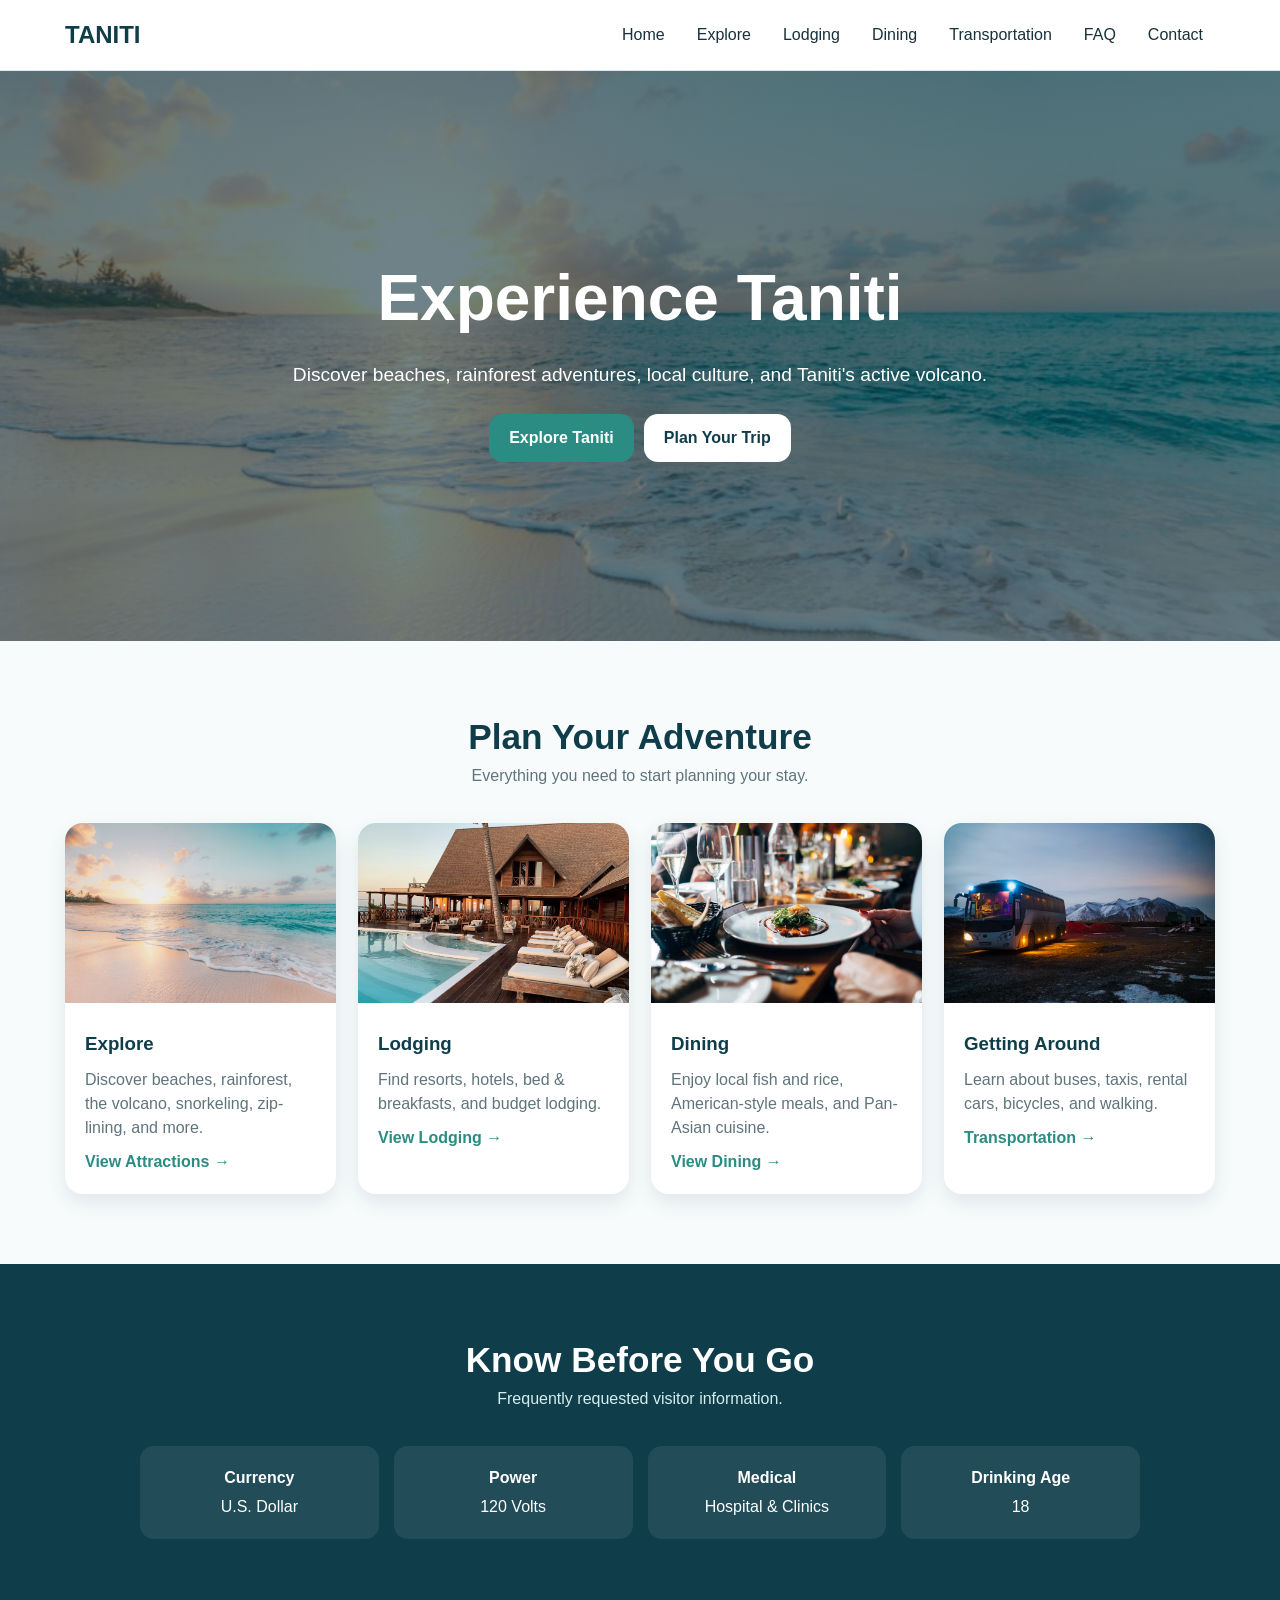
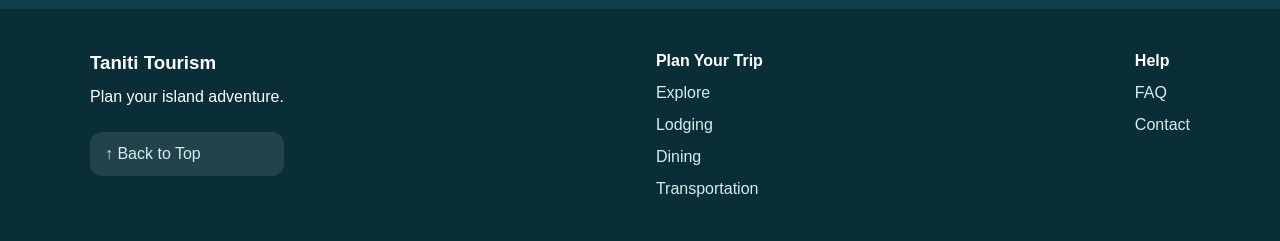
<file: index.html>
<!DOCTYPE html>
<html lang="en">

<head>
    <meta charset="UTF-8">
    <meta name="viewport" content="width=device-width, initial-scale=1.0">

    <title>Taniti Tourism | Home</title>

    <link rel="stylesheet" href="css/styles.css">
</head>

<body>

    <header id="top">

        <nav class="navbar">

            <a href="index.html" class="logo">
                TANITI
            </a>

            <ul class="nav-links">

                <li><a href="index.html">Home</a></li>
                <li><a href="explore.html">Explore</a></li>
                <li><a href="lodging.html">Lodging</a></li>
                <li><a href="dining.html">Dining</a></li>
                <li><a href="transportation.html">Transportation</a></li>
                <li><a href="faq.html">FAQ</a></li>
                <li><a href="contact.html">Contact</a></li>

            </ul>

        </nav>

    </header>


    <main>

        <section class="hero">

            <div class="hero-content">

                <h1>Experience Taniti</h1>

                <p>
                    Discover beaches, rainforest adventures,
                    local culture, and Taniti's active volcano.
                </p>

                <div class="hero-buttons">

                    <a href="explore.html" class="button">
                        Explore Taniti
                    </a>

                    <a href="lodging.html" class="button button-light">
                        Plan Your Trip
                    </a>

                </div>

            </div>

        </section>


        <section class="content-section">

            <div class="section-title">

                <h2>Plan Your Adventure</h2>

                <p>
                    Everything you need to start planning your stay.
                </p>

            </div>


            <div class="card-grid">


                <div class="card">

                    <img
                        src="images/explore-beach.jpg"
                        alt="Tropical beach"
                    >

                    <div class="card-content">

                        <h3>Explore</h3>

                        <p>
                            Discover beaches, rainforest,
                            the volcano, snorkeling,
                            zip-lining, and more.
                        </p>

                        <a href="explore.html">
                            View Attractions →
                        </a>

                    </div>

                </div>


                <div class="card">

                    <img
                        src="images/lodging-hotel.jpg"
                        alt="Hotel"
                    >

                    <div class="card-content">

                        <h3>Lodging</h3>

                        <p>
                            Find resorts, hotels,
                            bed & breakfasts,
                            and budget lodging.
                        </p>

                        <a href="lodging.html">
                            View Lodging →
                        </a>

                    </div>

                </div>


                <div class="card">

                    <img
                        src="images/dining-restaurant.jpg"
                        alt="Restaurant"
                    >

                    <div class="card-content">

                        <h3>Dining</h3>

                        <p>
                            Enjoy local fish and rice,
                            American-style meals,
                            and Pan-Asian cuisine.
                        </p>

                        <a href="dining.html">
                            View Dining →
                        </a>

                    </div>

                </div>


                <div class="card">

                    <img
                        src="images/transportation.jpg"
                        alt="Transportation"
                    >

                    <div class="card-content">

                        <h3>Getting Around</h3>

                        <p>
                            Learn about buses, taxis,
                            rental cars, bicycles,
                            and walking.
                        </p>

                        <a href="transportation.html">
                            Transportation →
                        </a>

                    </div>

                </div>

            </div>

        </section>


        <section class="quick-info">

            <div class="section-title light">

                <h2>Know Before You Go</h2>

                <p>
                    Frequently requested visitor information.
                </p>

            </div>


            <div class="quick-grid">

                <div class="quick-item">
                    <strong>Currency</strong>
                    U.S. Dollar
                </div>

                <div class="quick-item">
                    <strong>Power</strong>
                    120 Volts
                </div>

                <div class="quick-item">
                    <strong>Medical</strong>
                    Hospital & Clinics
                </div>

                <div class="quick-item">
                    <strong>Drinking Age</strong>
                    18
                </div>

            </div>

        </section>

    </main>


    <footer>

        <div class="footer-container">

            <div>

                <h3>Taniti Tourism</h3>

                <p>
                    Plan your island adventure.
                </p>

                <a href="#top" class="back-top">
                    ↑ Back to Top
                </a>

            </div>


            <div>

                <h4>Plan Your Trip</h4>

                <a href="explore.html">Explore</a>
                <a href="lodging.html">Lodging</a>
                <a href="dining.html">Dining</a>
                <a href="transportation.html">Transportation</a>

            </div>


            <div>

                <h4>Help</h4>

                <a href="faq.html">FAQ</a>
                <a href="contact.html">Contact</a>

            </div>

        </div>

    </footer>


    <script src="js/script.js"></script>

</body>

</html>
</file>
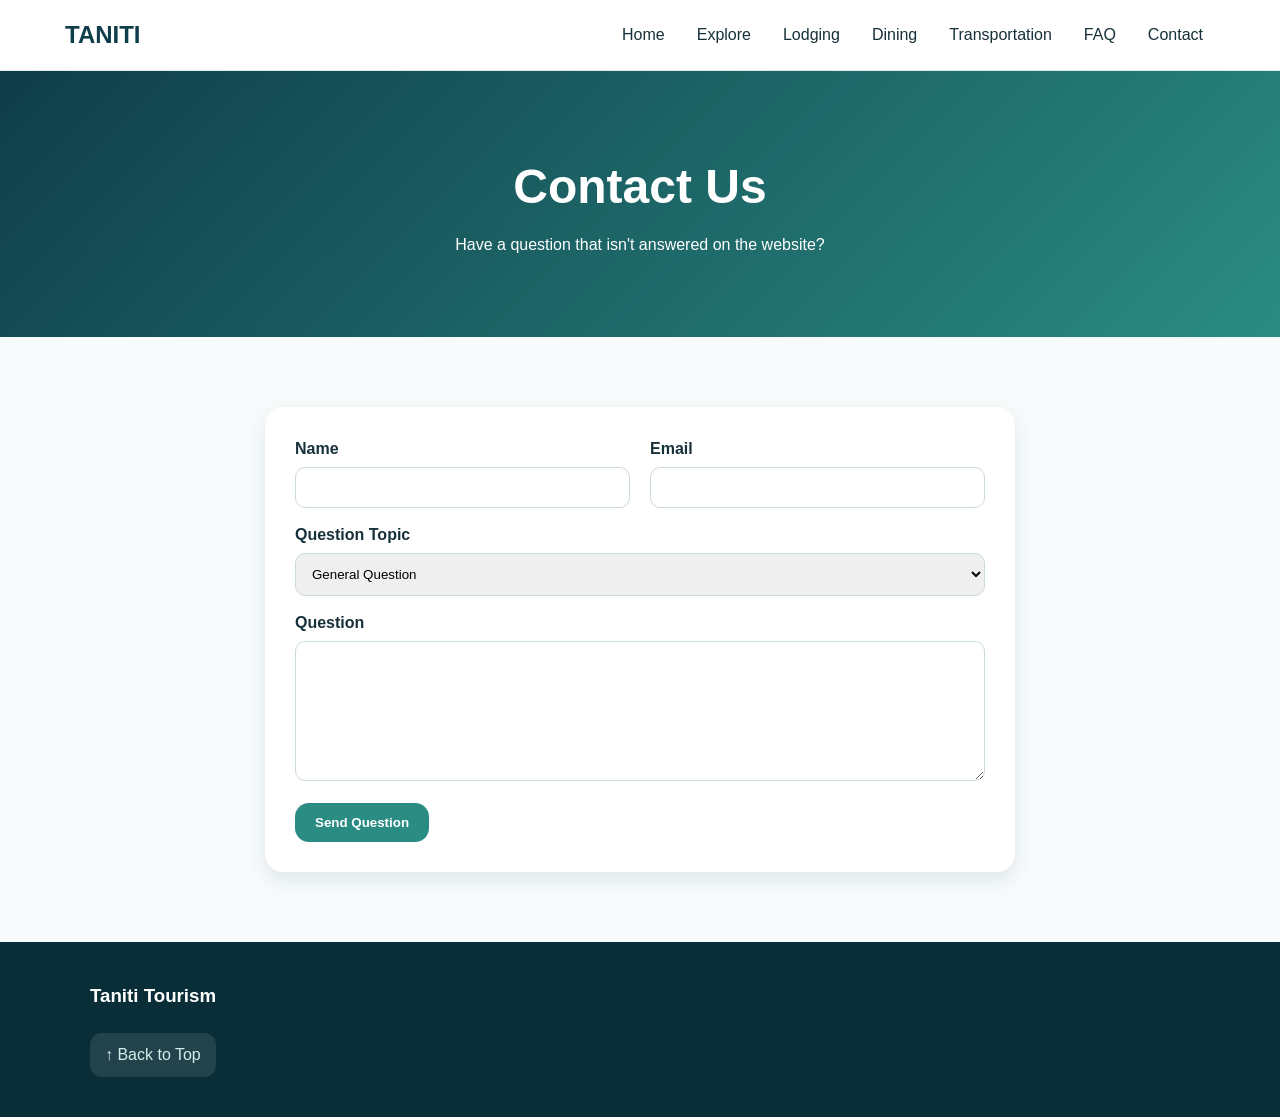
<file: contact.html>
<!DOCTYPE html>
<html lang="en">

<head>

    <meta charset="UTF-8">
    <meta name="viewport" content="width=device-width, initial-scale=1.0">

    <title>Contact Taniti Tourism</title>

    <link rel="stylesheet" href="css/styles.css">

</head>

<body>

    <header id="top">

        <nav class="navbar">

            <a href="index.html" class="logo">
                TANITI
            </a>

            <ul class="nav-links">

                <li><a href="index.html">Home</a></li>
                <li><a href="explore.html">Explore</a></li>
                <li><a href="lodging.html">Lodging</a></li>
                <li><a href="dining.html">Dining</a></li>
                <li><a href="transportation.html">Transportation</a></li>
                <li><a href="faq.html">FAQ</a></li>
                <li><a href="contact.html">Contact</a></li>

            </ul>

        </nav>

    </header>


    <main>

        <section class="page-hero">

            <h1>Contact Us</h1>

            <p>
                Have a question that isn't answered
                on the website?
            </p>

        </section>


        <section class="content-section">

            <form
                class="contact-form"
                id="contact-form"
            >


                <div class="form-row">

                    <label>

                        Name

                        <input
                            type="text"
                            id="name"
                            required
                        >

                    </label>


                    <label>

                        Email

                        <input
                            type="email"
                            id="email"
                            required
                        >

                    </label>

                </div>


                <label>

                    Question Topic

                    <select id="topic">

                        <option>General Question</option>
                        <option>Attractions</option>
                        <option>Lodging</option>
                        <option>Dining</option>
                        <option>Transportation</option>

                    </select>

                </label>


                <label>

                    Question

                    <textarea
                        id="message"
                        required
                    ></textarea>

                </label>


                <button
                    type="submit"
                    class="button"
                >
                    Send Question
                </button>


                <div id="form-message">

                    Thank you!
                    Your question has been submitted.

                </div>

            </form>

        </section>

    </main>


    <footer>

        <div class="footer-container">

            <div>

                <h3>Taniti Tourism</h3>

                <a href="#top" class="back-top">
                    ↑ Back to Top
                </a>

            </div>

        </div>

    </footer>


    <script src="js/script.js"></script>

</body>

</html>
</file>
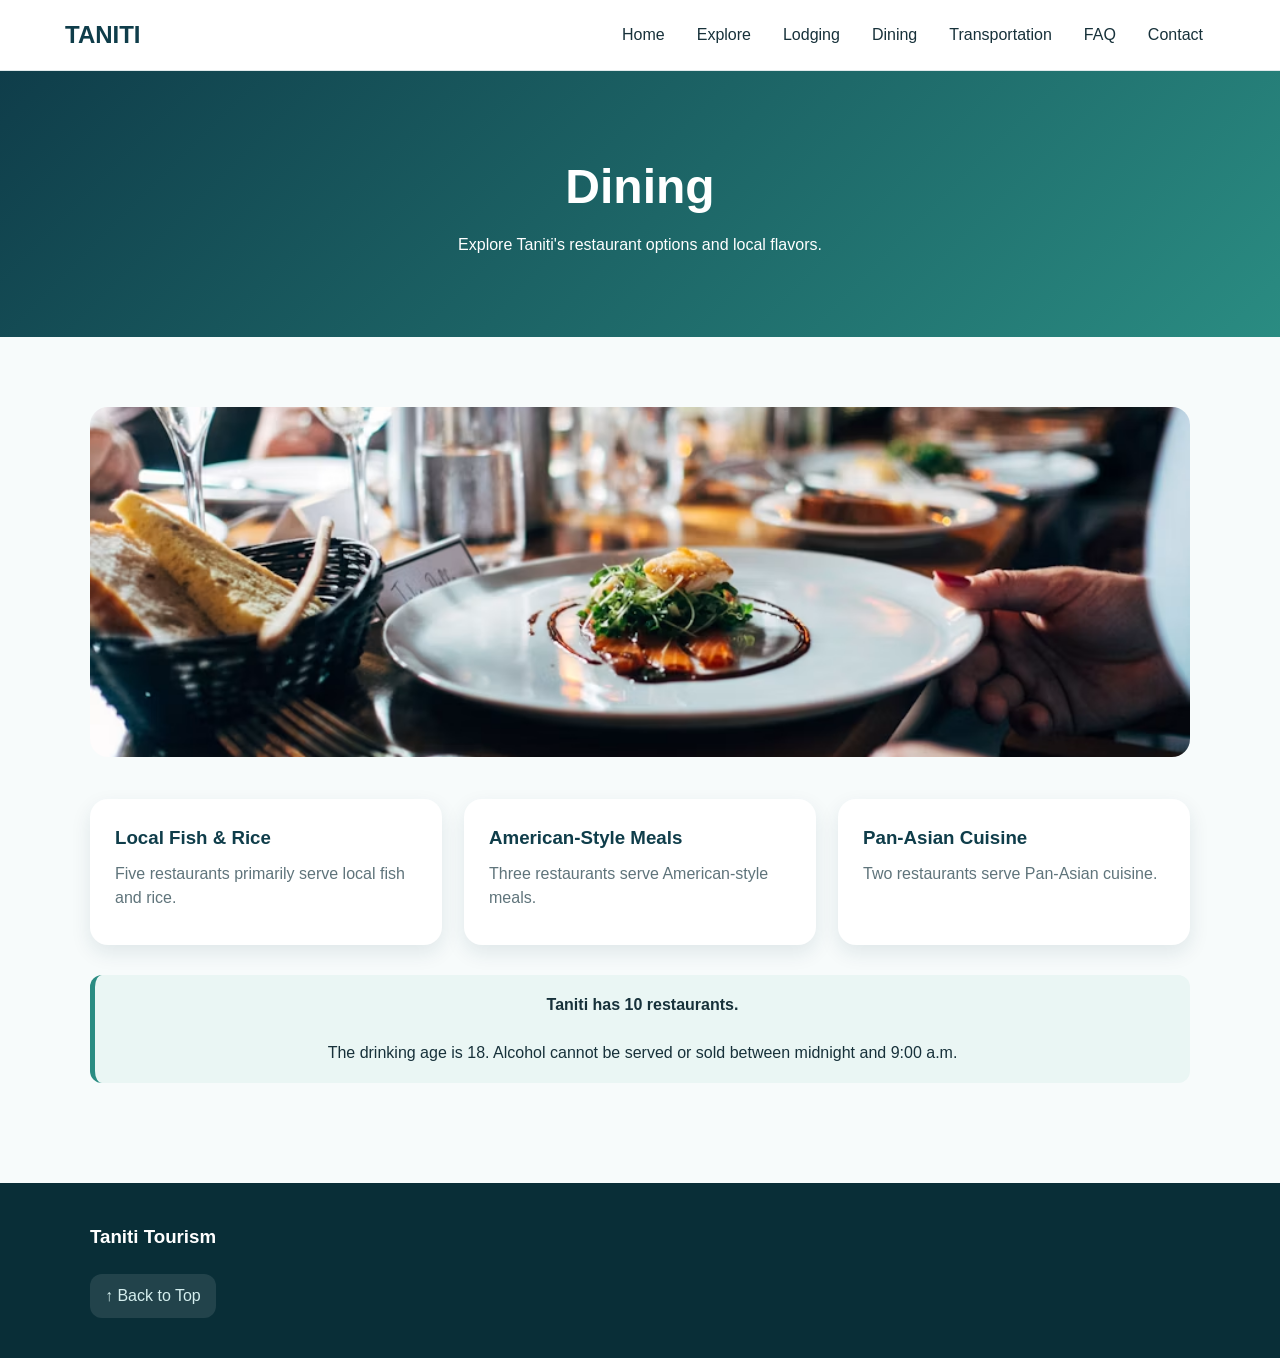
<file: dining.html>
<!DOCTYPE html>
<html lang="en">

<head>

    <meta charset="UTF-8">
    <meta name="viewport" content="width=device-width, initial-scale=1.0">

    <title>Dining in Taniti</title>

    <link rel="stylesheet" href="css/styles.css">

</head>

<body>

    <header id="top">

        <nav class="navbar">

            <a href="index.html" class="logo">
                TANITI
            </a>

            <ul class="nav-links">

                <li><a href="index.html">Home</a></li>
                <li><a href="explore.html">Explore</a></li>
                <li><a href="lodging.html">Lodging</a></li>
                <li><a href="dining.html">Dining</a></li>
                <li><a href="transportation.html">Transportation</a></li>
                <li><a href="faq.html">FAQ</a></li>
                <li><a href="contact.html">Contact</a></li>

            </ul>

        </nav>

    </header>


    <main>

        <section class="page-hero">

            <h1>Dining</h1>

            <p>
                Explore Taniti's restaurant
                options and local flavors.
            </p>

        </section>


        <section class="content-section">

            <div class="feature-image">

                <img
                    src="images/dining-restaurant.jpg"
                    alt="Restaurant dining"
                >

            </div>


            <div class="three-grid">

                <div class="info-card">

                    <h3>Local Fish & Rice</h3>

                    <p>
                        Five restaurants primarily
                        serve local fish and rice.
                    </p>

                </div>


                <div class="info-card">

                    <h3>American-Style Meals</h3>

                    <p>
                        Three restaurants serve
                        American-style meals.
                    </p>

                </div>


                <div class="info-card">

                    <h3>Pan-Asian Cuisine</h3>

                    <p>
                        Two restaurants serve
                        Pan-Asian cuisine.
                    </p>

                </div>

            </div>


            <div class="notice dining-notice">

                <strong>Taniti has 10 restaurants.</strong>

                <br><br>

                The drinking age is 18.

                Alcohol cannot be served or sold
                between midnight and 9:00 a.m.

            </div>

        </section>

    </main>


    <footer>

        <div class="footer-container">

            <div>

                <h3>Taniti Tourism</h3>

                <a href="#top" class="back-top">
                    ↑ Back to Top
                </a>

            </div>

        </div>

    </footer>

</body>

</html>
</file>
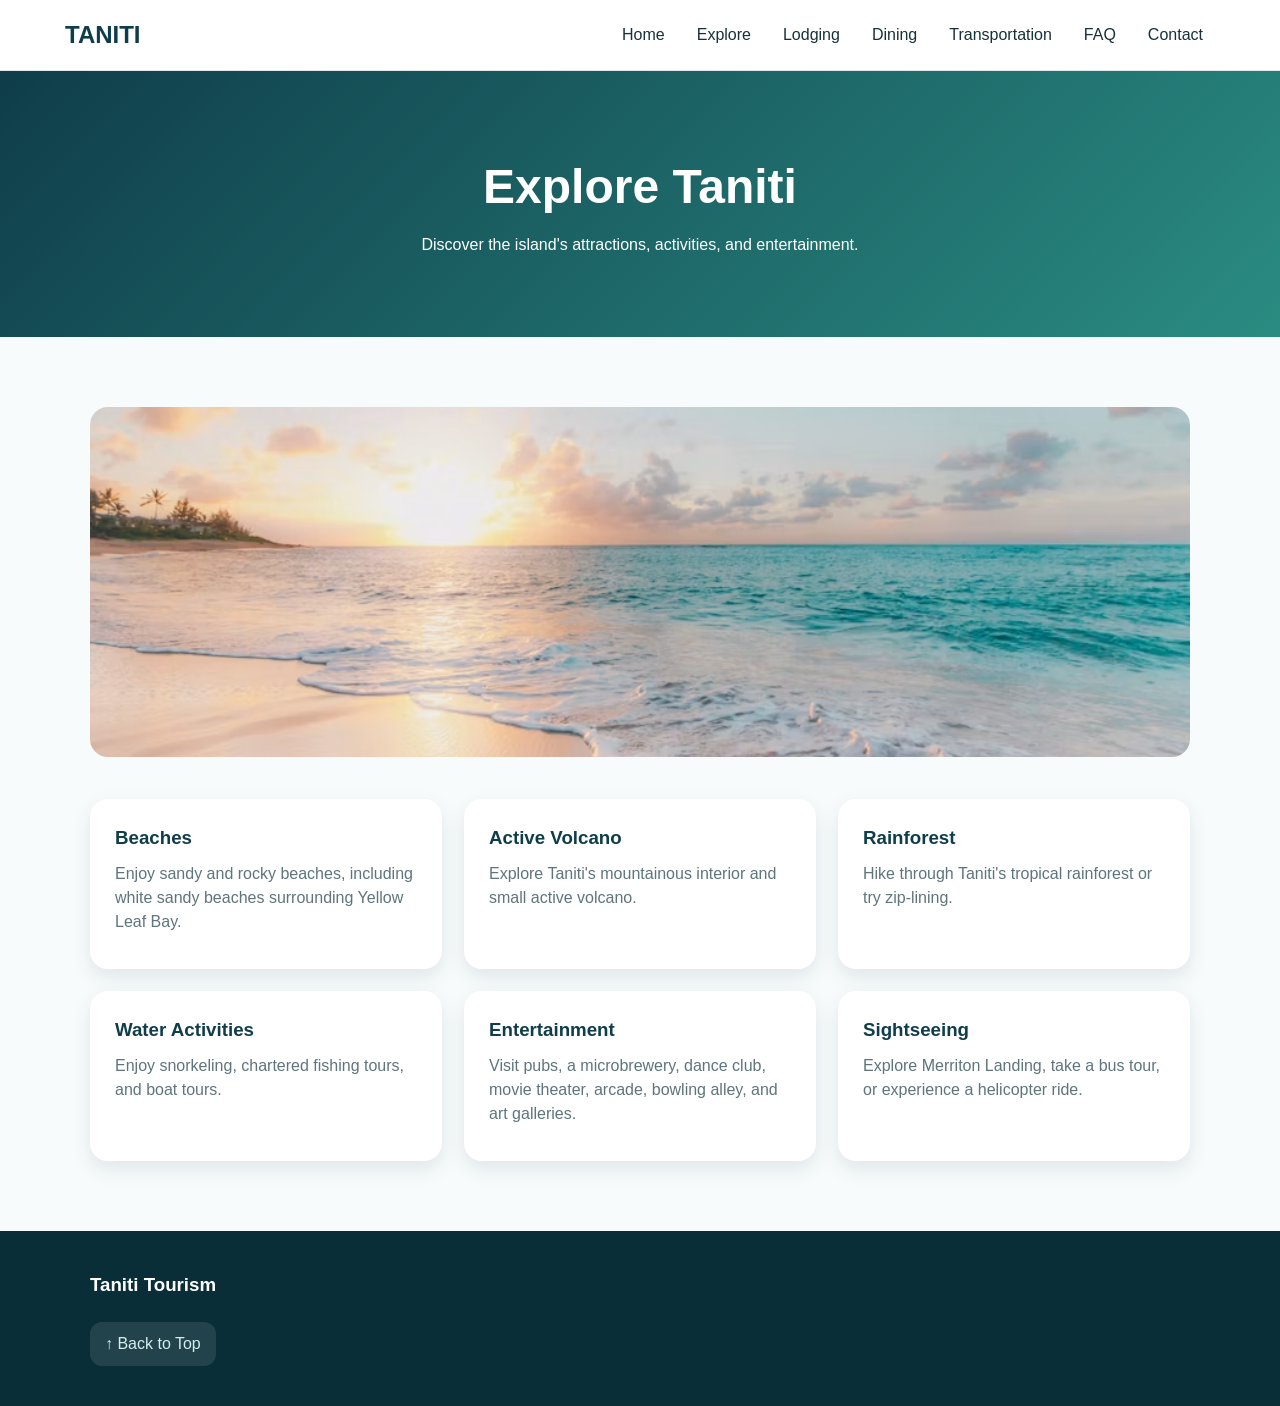
<file: explore.html>
<!DOCTYPE html>
<html lang="en">

<head>

    <meta charset="UTF-8">
    <meta name="viewport" content="width=device-width, initial-scale=1.0">

    <title>Explore Taniti</title>

    <link rel="stylesheet" href="css/styles.css">

</head>

<body>

    <header id="top">

        <nav class="navbar">

            <a href="index.html" class="logo">
                TANITI
            </a>

            <ul class="nav-links">

                <li><a href="index.html">Home</a></li>
                <li><a href="explore.html">Explore</a></li>
                <li><a href="lodging.html">Lodging</a></li>
                <li><a href="dining.html">Dining</a></li>
                <li><a href="transportation.html">Transportation</a></li>
                <li><a href="faq.html">FAQ</a></li>
                <li><a href="contact.html">Contact</a></li>

            </ul>

        </nav>

    </header>


    <main>

        <section class="page-hero">

            <h1>Explore Taniti</h1>

            <p>
                Discover the island's attractions,
                activities, and entertainment.
            </p>

        </section>


        <section class="content-section">

            <div class="feature-image">

                <img
                    src="images/explore-beach.jpg"
                    alt="Taniti beach"
                >

            </div>


            <div class="three-grid">

                <div class="info-card">

                    <h3>Beaches</h3>

                    <p>
                        Enjoy sandy and rocky beaches,
                        including white sandy beaches
                        surrounding Yellow Leaf Bay.
                    </p>

                </div>


                <div class="info-card">

                    <h3>Active Volcano</h3>

                    <p>
                        Explore Taniti's mountainous
                        interior and small active volcano.
                    </p>

                </div>


                <div class="info-card">

                    <h3>Rainforest</h3>

                    <p>
                        Hike through Taniti's tropical
                        rainforest or try zip-lining.
                    </p>

                </div>


                <div class="info-card">

                    <h3>Water Activities</h3>

                    <p>
                        Enjoy snorkeling,
                        chartered fishing tours,
                        and boat tours.
                    </p>

                </div>


                <div class="info-card">

                    <h3>Entertainment</h3>

                    <p>
                        Visit pubs, a microbrewery,
                        dance club, movie theater,
                        arcade, bowling alley,
                        and art galleries.
                    </p>

                </div>


                <div class="info-card">

                    <h3>Sightseeing</h3>

                    <p>
                        Explore Merriton Landing,
                        take a bus tour,
                        or experience a helicopter ride.
                    </p>

                </div>

            </div>

        </section>

    </main>


    <footer>

        <div class="footer-container">

            <div>

                <h3>Taniti Tourism</h3>

                <a href="#top" class="back-top">
                    ↑ Back to Top
                </a>

            </div>

        </div>

    </footer>

</body>

</html>
</file>
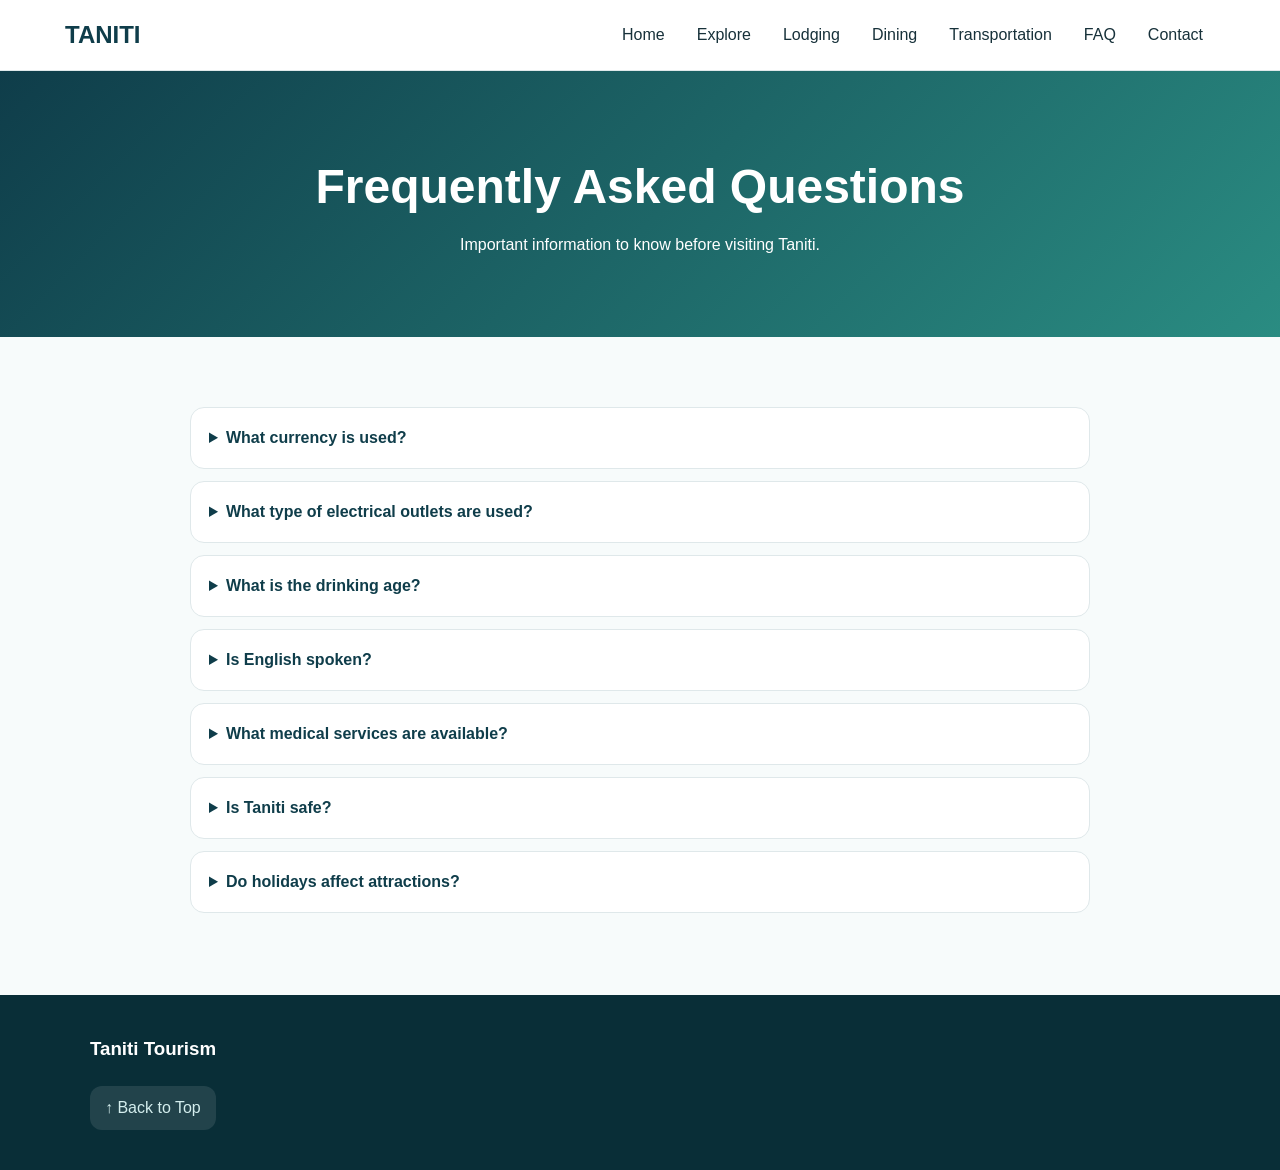
<file: faq.html>
<!DOCTYPE html>
<html lang="en">

<head>

    <meta charset="UTF-8">
    <meta name="viewport" content="width=device-width, initial-scale=1.0">

    <title>Taniti FAQ</title>

    <link rel="stylesheet" href="css/styles.css">

</head>

<body>

    <header id="top">

        <nav class="navbar">

            <a href="index.html" class="logo">
                TANITI
            </a>

            <ul class="nav-links">

                <li><a href="index.html">Home</a></li>
                <li><a href="explore.html">Explore</a></li>
                <li><a href="lodging.html">Lodging</a></li>
                <li><a href="dining.html">Dining</a></li>
                <li><a href="transportation.html">Transportation</a></li>
                <li><a href="faq.html">FAQ</a></li>
                <li><a href="contact.html">Contact</a></li>

            </ul>

        </nav>

    </header>


    <main>

        <section class="page-hero">

            <h1>Frequently Asked Questions</h1>

            <p>
                Important information to know
                before visiting Taniti.
            </p>

        </section>


        <section class="content-section">

            <div class="faq-container">


                <details>

                    <summary>
                        What currency is used?
                    </summary>

                    <p>
                        Taniti uses the U.S. dollar.
                        Many businesses also accept euros and yen.
                        Several banks provide currency exchange,
                        and many businesses accept major credit cards.
                    </p>

                </details>


                <details>

                    <summary>
                        What type of electrical outlets are used?
                    </summary>

                    <p>
                        Taniti uses 120-volt outlets,
                        the same voltage used in the United States.
                    </p>

                </details>


                <details>

                    <summary>
                        What is the drinking age?
                    </summary>

                    <p>
                        The drinking age is 18.
                        Alcohol cannot be served or sold
                        between midnight and 9:00 a.m.
                    </p>

                </details>


                <details>

                    <summary>
                        Is English spoken?
                    </summary>

                    <p>
                        Many younger Tanitians speak fluent English.
                        Very little English is spoken in rural areas,
                        particularly by older residents.
                    </p>

                </details>


                <details>

                    <summary>
                        What medical services are available?
                    </summary>

                    <p>
                        Taniti has one hospital and several clinics.
                        The hospital has many multilingual employees.
                    </p>

                </details>


                <details>

                    <summary>
                        Is Taniti safe?
                    </summary>

                    <p>
                        Violent crime is very rare.
                        However, pickpocketing and other petty crimes
                        have increased as tourism has increased.
                    </p>

                </details>


                <details>

                    <summary>
                        Do holidays affect attractions?
                    </summary>

                    <p>
                        Yes. Taniti has many national holidays.
                        Tourist attractions and restaurants
                        may be closed during holidays.
                    </p>

                </details>

            </div>

        </section>

    </main>


    <footer>

        <div class="footer-container">

            <div>

                <h3>Taniti Tourism</h3>

                <a href="#top" class="back-top">
                    ↑ Back to Top
                </a>

            </div>

        </div>

    </footer>

</body>

</html>
</file>
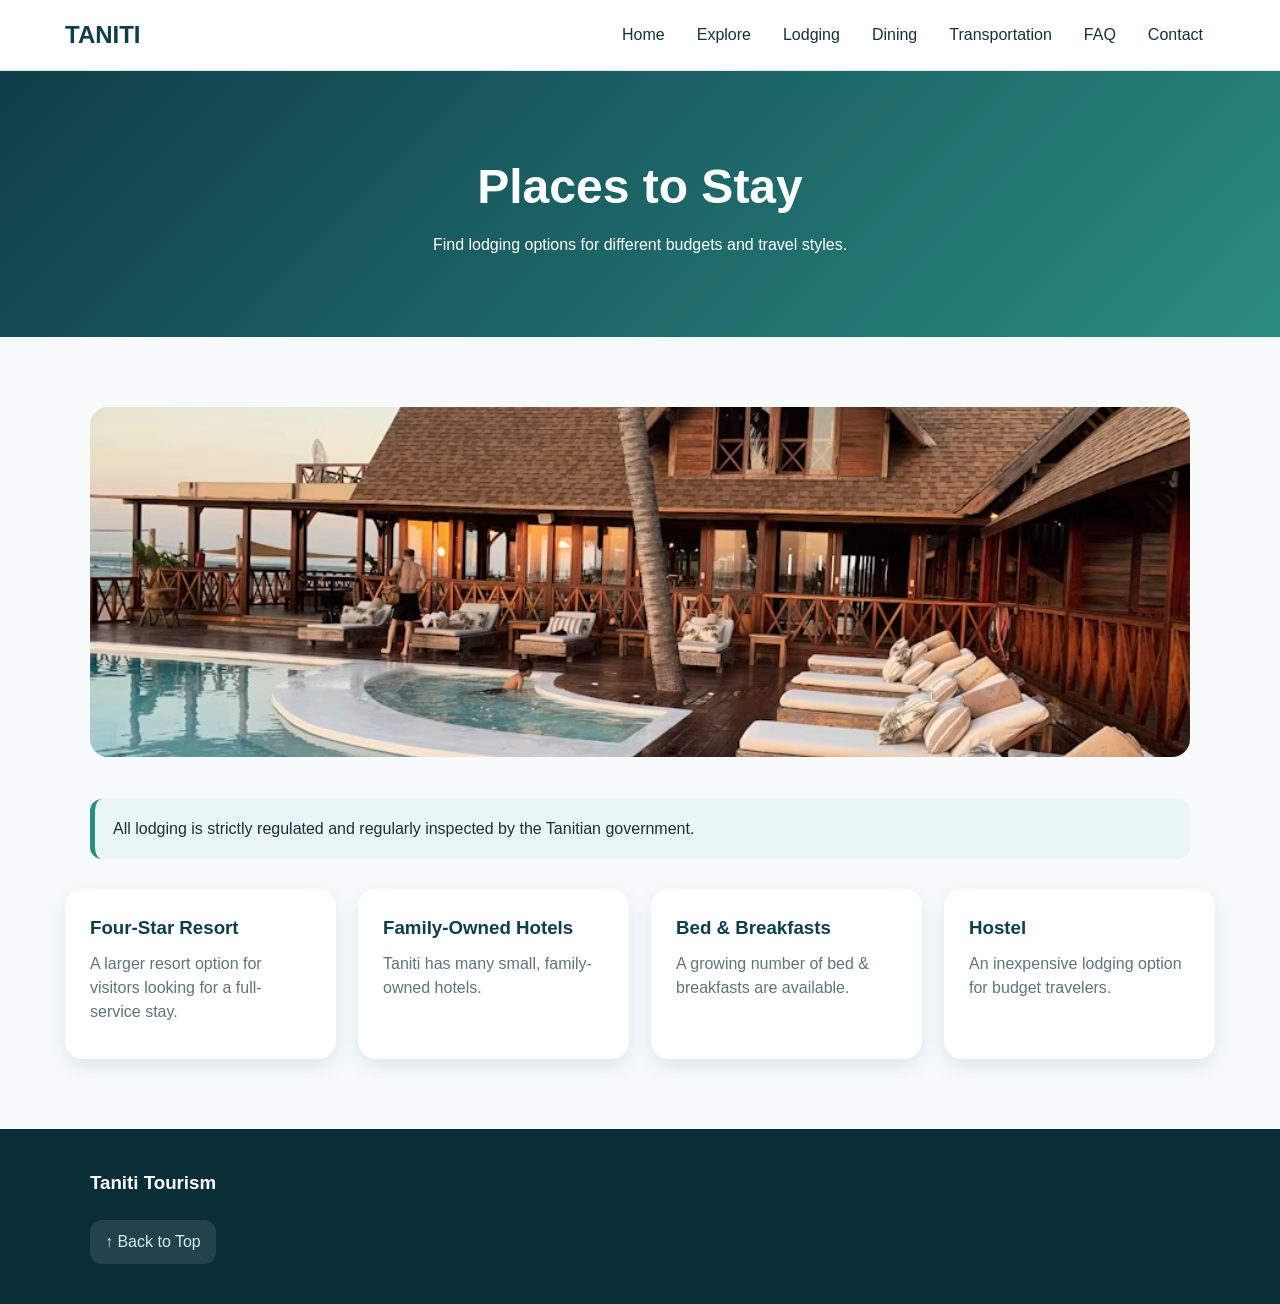
<file: lodging.html>
<!DOCTYPE html>
<html lang="en">

<head>

    <meta charset="UTF-8">
    <meta name="viewport" content="width=device-width, initial-scale=1.0">

    <title>Taniti Lodging</title>

    <link rel="stylesheet" href="css/styles.css">

</head>

<body>

    <header id="top">

        <nav class="navbar">

            <a href="index.html" class="logo">
                TANITI
            </a>

            <ul class="nav-links">

                <li><a href="index.html">Home</a></li>
                <li><a href="explore.html">Explore</a></li>
                <li><a href="lodging.html">Lodging</a></li>
                <li><a href="dining.html">Dining</a></li>
                <li><a href="transportation.html">Transportation</a></li>
                <li><a href="faq.html">FAQ</a></li>
                <li><a href="contact.html">Contact</a></li>

            </ul>

        </nav>

    </header>


    <main>

        <section class="page-hero">

            <h1>Places to Stay</h1>

            <p>
                Find lodging options for different
                budgets and travel styles.
            </p>

        </section>


        <section class="content-section">

            <div class="feature-image">

                <img
                    src="images/lodging-hotel.jpg"
                    alt="Taniti lodging"
                >

            </div>


            <div class="notice">

                All lodging is strictly regulated
                and regularly inspected by the
                Tanitian government.

            </div>


            <div class="card-grid">

                <div class="info-card">

                    <h3>Four-Star Resort</h3>

                    <p>
                        A larger resort option for
                        visitors looking for a
                        full-service stay.
                    </p>

                </div>


                <div class="info-card">

                    <h3>Family-Owned Hotels</h3>

                    <p>
                        Taniti has many small,
                        family-owned hotels.
                    </p>

                </div>


                <div class="info-card">

                    <h3>Bed & Breakfasts</h3>

                    <p>
                        A growing number of
                        bed & breakfasts are
                        available.
                    </p>

                </div>


                <div class="info-card">

                    <h3>Hostel</h3>

                    <p>
                        An inexpensive lodging
                        option for budget travelers.
                    </p>

                </div>

            </div>

        </section>

    </main>


    <footer>

        <div class="footer-container">

            <div>

                <h3>Taniti Tourism</h3>

                <a href="#top" class="back-top">
                    ↑ Back to Top
                </a>

            </div>

        </div>

    </footer>

</body>

</html>
</file>
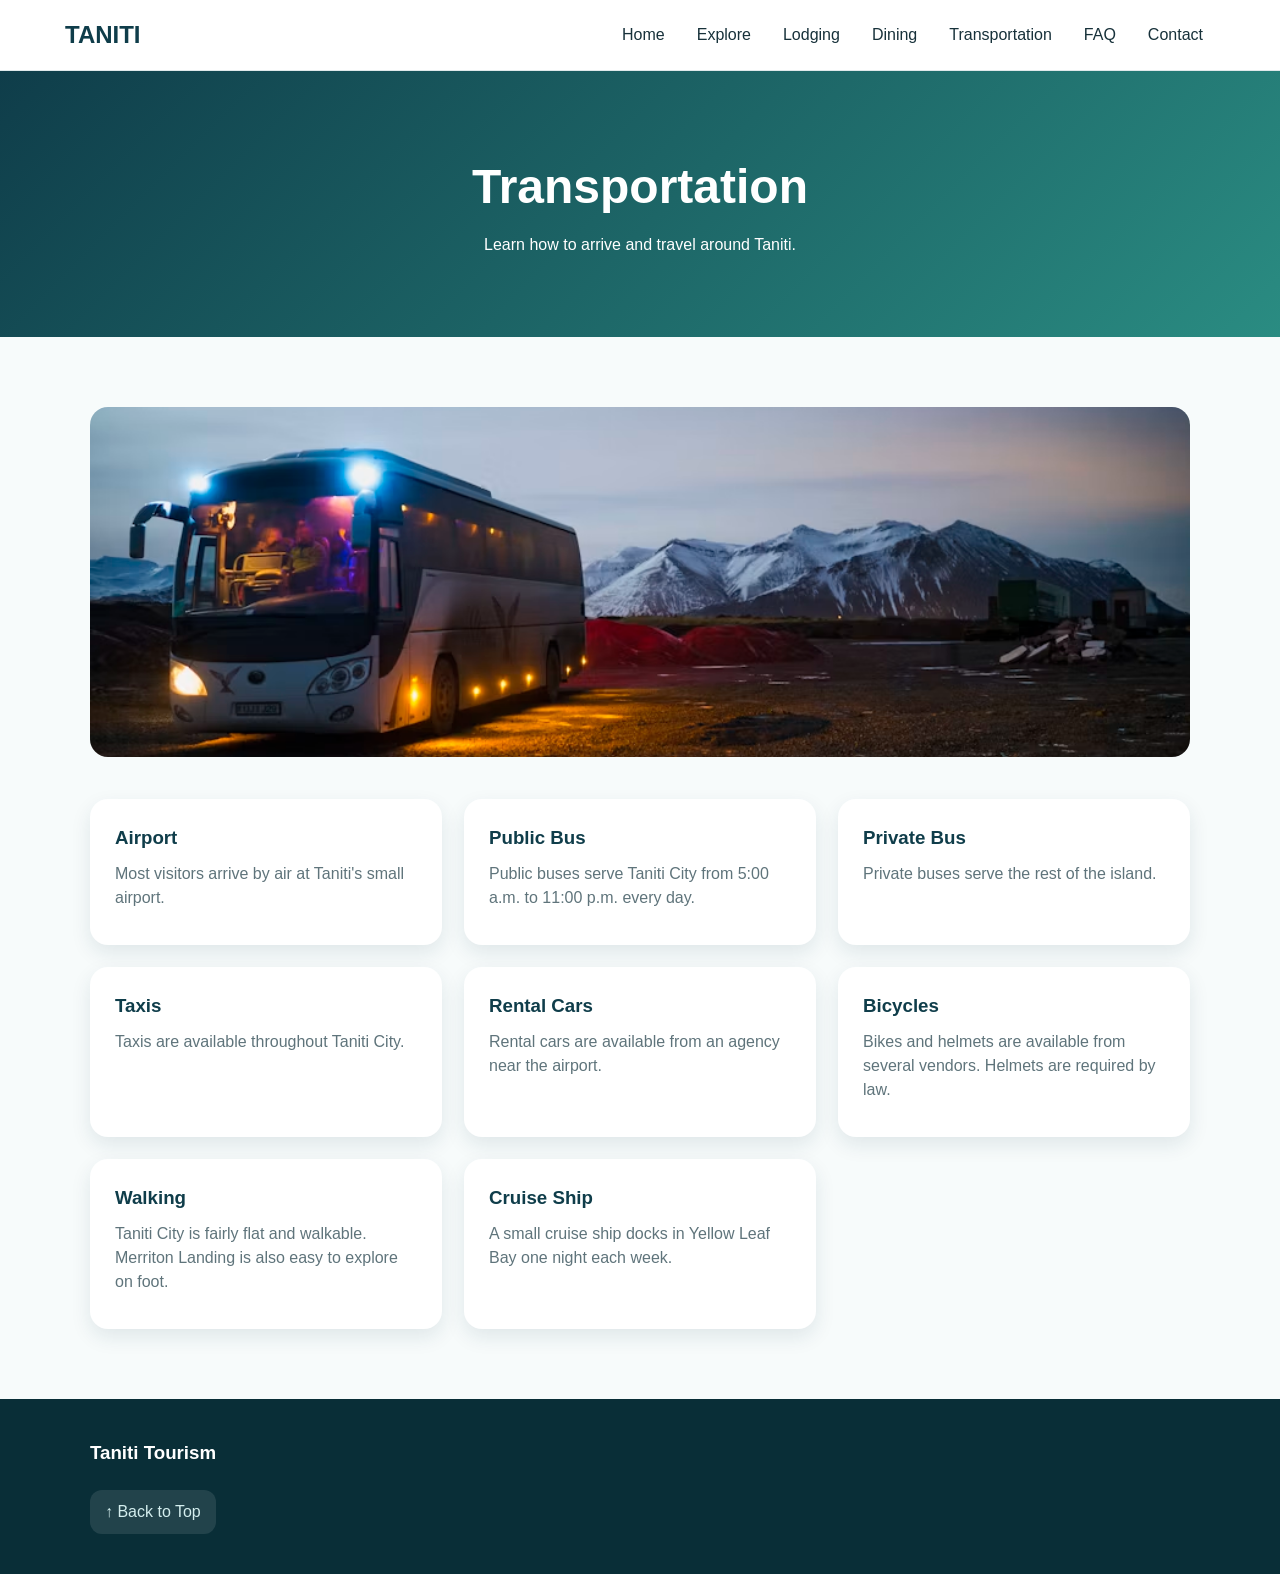
<file: transportation.html>
<!DOCTYPE html>
<html lang="en">

<head>

    <meta charset="UTF-8">
    <meta name="viewport" content="width=device-width, initial-scale=1.0">

    <title>Taniti Transportation</title>

    <link rel="stylesheet" href="css/styles.css">

</head>

<body>

    <header id="top">

        <nav class="navbar">

            <a href="index.html" class="logo">
                TANITI
            </a>

            <ul class="nav-links">

                <li><a href="index.html">Home</a></li>
                <li><a href="explore.html">Explore</a></li>
                <li><a href="lodging.html">Lodging</a></li>
                <li><a href="dining.html">Dining</a></li>
                <li><a href="transportation.html">Transportation</a></li>
                <li><a href="faq.html">FAQ</a></li>
                <li><a href="contact.html">Contact</a></li>

            </ul>

        </nav>

    </header>


    <main>

        <section class="page-hero">

            <h1>Transportation</h1>

            <p>
                Learn how to arrive and
                travel around Taniti.
            </p>

        </section>


        <section class="content-section">

            <div class="feature-image">

                <img
                    src="images/transportation.jpg"
                    alt="Transportation"
                >

            </div>


            <div class="three-grid">

                <div class="info-card">

                    <h3>Airport</h3>

                    <p>
                        Most visitors arrive by air
                        at Taniti's small airport.
                    </p>

                </div>


                <div class="info-card">

                    <h3>Public Bus</h3>

                    <p>
                        Public buses serve Taniti City
                        from 5:00 a.m. to 11:00 p.m.
                        every day.
                    </p>

                </div>


                <div class="info-card">

                    <h3>Private Bus</h3>

                    <p>
                        Private buses serve
                        the rest of the island.
                    </p>

                </div>


                <div class="info-card">

                    <h3>Taxis</h3>

                    <p>
                        Taxis are available
                        throughout Taniti City.
                    </p>

                </div>


                <div class="info-card">

                    <h3>Rental Cars</h3>

                    <p>
                        Rental cars are available
                        from an agency near the airport.
                    </p>

                </div>


                <div class="info-card">

                    <h3>Bicycles</h3>

                    <p>
                        Bikes and helmets are available
                        from several vendors.
                        Helmets are required by law.
                    </p>

                </div>


                <div class="info-card">

                    <h3>Walking</h3>

                    <p>
                        Taniti City is fairly flat and walkable.
                        Merriton Landing is also easy
                        to explore on foot.
                    </p>

                </div>


                <div class="info-card">

                    <h3>Cruise Ship</h3>

                    <p>
                        A small cruise ship docks
                        in Yellow Leaf Bay
                        one night each week.
                    </p>

                </div>

            </div>

        </section>

    </main>


    <footer>

        <div class="footer-container">

            <div>

                <h3>Taniti Tourism</h3>

                <a href="#top" class="back-top">
                    ↑ Back to Top
                </a>

            </div>

        </div>

    </footer>

</body>

</html>
</file>
<file: css/styles.css>
/* =====================================
   GENERAL
===================================== */

* {
    margin: 0;
    padding: 0;
    box-sizing: border-box;
}

html {
    scroll-behavior: smooth;
}

body {
    font-family: Arial, Helvetica, sans-serif;
    background-color: #f7fbfb;
    color: #17313a;
    line-height: 1.5;
}

a {
    text-decoration: none;
}

.content-section {
    padding: 70px 5%;
}

.section-title {
    text-align: center;
    margin-bottom: 35px;
}

.section-title h2 {
    font-size: 2.2rem;
    color: #0f3d4a;
}

.section-title p {
    color: #5f747b;
}


/* =====================================
   NAVBAR
===================================== */

header {
    position: sticky;
    top: 0;
    z-index: 1000;

    background-color: white;
    border-bottom: 1px solid #dfe8ea;
}

.navbar {
    max-width: 1200px;
    min-height: 70px;

    margin: auto;
    padding: 0 25px;

    display: flex;
    justify-content: space-between;
    align-items: center;
}

.logo {
    font-size: 1.5rem;
    font-weight: bold;
    color: #0f3d4a;
}

.nav-links {
    display: flex;
    align-items: center;

    /* Reduced after usability testing */
    gap: 8px;

    list-style: none;
}

.nav-links a {
    display: block;

    padding: 10px 12px;

    color: #17313a;

    border-radius: 10px;
}

.nav-links a:hover {
    background-color: #eaf6f4;
    color: #2a8c82;
}


/* =====================================
   HOMEPAGE HERO
===================================== */

.hero {
    min-height: 570px;

    display: flex;
    align-items: center;
    justify-content: center;

    padding: 40px;

    text-align: center;

    color: white;

    background:
        linear-gradient(
            rgba(6, 44, 55, 0.55),
            rgba(6, 44, 55, 0.55)
        ),
        url("../images/hero-beach.jpg");

    background-size: cover;
    background-position: center;
}

.hero-content {
    max-width: 800px;
}

.hero h1 {
    font-size: 4rem;
}

.hero p {
    margin: 15px 0 25px;
    font-size: 1.2rem;
}

.hero-buttons {
    display: flex;
    justify-content: center;
    gap: 10px;
    flex-wrap: wrap;
}


/* =====================================
   BUTTONS
===================================== */

.button {
    display: inline-block;

    padding: 12px 20px;

    background-color: #2a8c82;
    color: white;

    font-weight: bold;

    border: none;

    cursor: pointer;

    /* Rounded based on Tester 1 feedback */
    border-radius: 14px;
}

.button:hover {
    background-color: #21756d;
}

.button-light {
    background-color: white;
    color: #0f3d4a;
}


/* =====================================
   PAGE HERO
===================================== */

.page-hero {
    padding: 80px 5%;

    text-align: center;

    color: white;

    background:
        linear-gradient(
            135deg,
            #0f3d4a,
            #2a8c82
        );
}

.page-hero h1 {
    font-size: 3rem;
    margin-bottom: 10px;
}


/* =====================================
   FEATURE IMAGE
===================================== */

.feature-image {
    max-width: 1100px;
    margin: 0 auto 35px;
}

.feature-image img {
    width: 100%;
    height: 350px;

    object-fit: cover;

    border-radius: 18px;
}


/* =====================================
   CARDS
===================================== */

.card-grid {
    max-width: 1150px;

    margin: auto;

    display: grid;

    grid-template-columns: repeat(4, 1fr);

    gap: 22px;
}

.three-grid {
    max-width: 1100px;

    margin: auto;

    display: grid;

    grid-template-columns: repeat(3, 1fr);

    gap: 22px;
}

.card,
.info-card {
    background-color: white;

    border-radius: 18px;

    overflow: hidden;

    box-shadow:
        0 8px 20px
        rgba(15, 61, 74, 0.10);
}

.card img {
    width: 100%;
    height: 180px;

    object-fit: cover;
}

.card-content {
    padding: 20px;
}

.card-content h3,
.info-card h3 {
    color: #0f3d4a;
    margin-bottom: 10px;
}

.card-content p,
.info-card p {
    color: #5f747b;
    margin-bottom: 10px;
}

.card-content a {
    color: #2a8c82;
    font-weight: bold;
}

.info-card {
    padding: 25px;
}


/* =====================================
   NOTICES
===================================== */

.notice {
    max-width: 1100px;

    margin: 0 auto 30px;

    padding: 18px;

    background-color: #eaf6f4;

    border-left: 5px solid #2a8c82;

    border-radius: 12px;
}

.dining-notice {
    margin-top: 30px;

    text-align: center;
}


/* =====================================
   QUICK INFORMATION
===================================== */

.quick-info {
    padding: 70px 5%;

    background-color: #0f3d4a;

    color: white;
}

.section-title.light h2 {
    color: white;
}

.section-title.light p {
    color: #d4eeee;
}

.quick-grid {
    max-width: 1000px;

    margin: auto;

    display: grid;

    grid-template-columns:
        repeat(4, 1fr);

    gap: 15px;
}

.quick-item {
    padding: 20px;

    text-align: center;

    background-color:
        rgba(255, 255, 255, 0.08);

    border-radius: 14px;
}

.quick-item strong {
    display: block;

    margin-bottom: 5px;
}


/* =====================================
   FAQ
===================================== */

.faq-container {
    max-width: 900px;

    margin: auto;
}

details {
    margin-bottom: 12px;

    padding: 18px;

    background-color: white;

    border: 1px solid #dfe8ea;

    border-radius: 14px;
}

summary {
    cursor: pointer;

    font-weight: bold;

    color: #0f3d4a;
}

details p {
    margin-top: 12px;

    color: #5f747b;
}


/* =====================================
   CONTACT FORM
===================================== */

.contact-form {
    max-width: 750px;

    margin: auto;

    padding: 30px;

    background-color: white;

    border-radius: 18px;

    box-shadow:
        0 8px 20px
        rgba(15, 61, 74, 0.10);
}

.form-row {
    display: grid;

    grid-template-columns: 1fr 1fr;

    gap: 20px;
}

label {
    display: block;

    margin-bottom: 15px;

    font-weight: bold;
}

input,
select,
textarea {
    width: 100%;

    margin-top: 6px;

    padding: 12px;

    border: 1px solid #cbdadd;

    border-radius: 10px;

    font-family: inherit;
}

textarea {
    min-height: 140px;

    resize: vertical;
}

#form-message {
    display: none;

    margin-top: 20px;

    padding: 15px;

    background-color: #eaf6f4;

    border-radius: 12px;
}


/* =====================================
   FOOTER
===================================== */

footer {
    padding: 40px 5%;

    background-color: #092e37;

    color: white;
}

.footer-container {
    max-width: 1100px;

    margin: auto;

    display: flex;

    justify-content: space-between;

    gap: 30px;
}

.footer-container div {
    display: flex;

    flex-direction: column;

    gap: 8px;
}

footer a {
    color: #d4eeee;
}


/* Tester 1 feedback */

.back-top {
    display: inline-block;

    margin-top: 15px;

    padding: 10px 15px;

    background-color:
        rgba(255, 255, 255, 0.10);

    border-radius: 12px;
}

.back-top:hover {
    background-color:
        rgba(255, 255, 255, 0.20);
}


/* =====================================
   RESPONSIVE DESIGN
===================================== */

@media (max-width: 900px) {

    .navbar {
        flex-direction: column;
        padding: 15px;
    }

    .nav-links {
        justify-content: center;
        flex-wrap: wrap;
    }

    .card-grid {
        grid-template-columns:
            repeat(2, 1fr);
    }

    .three-grid {
        grid-template-columns:
            repeat(2, 1fr);
    }

}


@media (max-width: 600px) {

    .card-grid,
    .three-grid,
    .quick-grid,
    .form-row {
        grid-template-columns: 1fr;
    }

    .hero h1 {
        font-size: 2.7rem;
    }

    .footer-container {
        flex-direction: column;
    }

}
</file>
